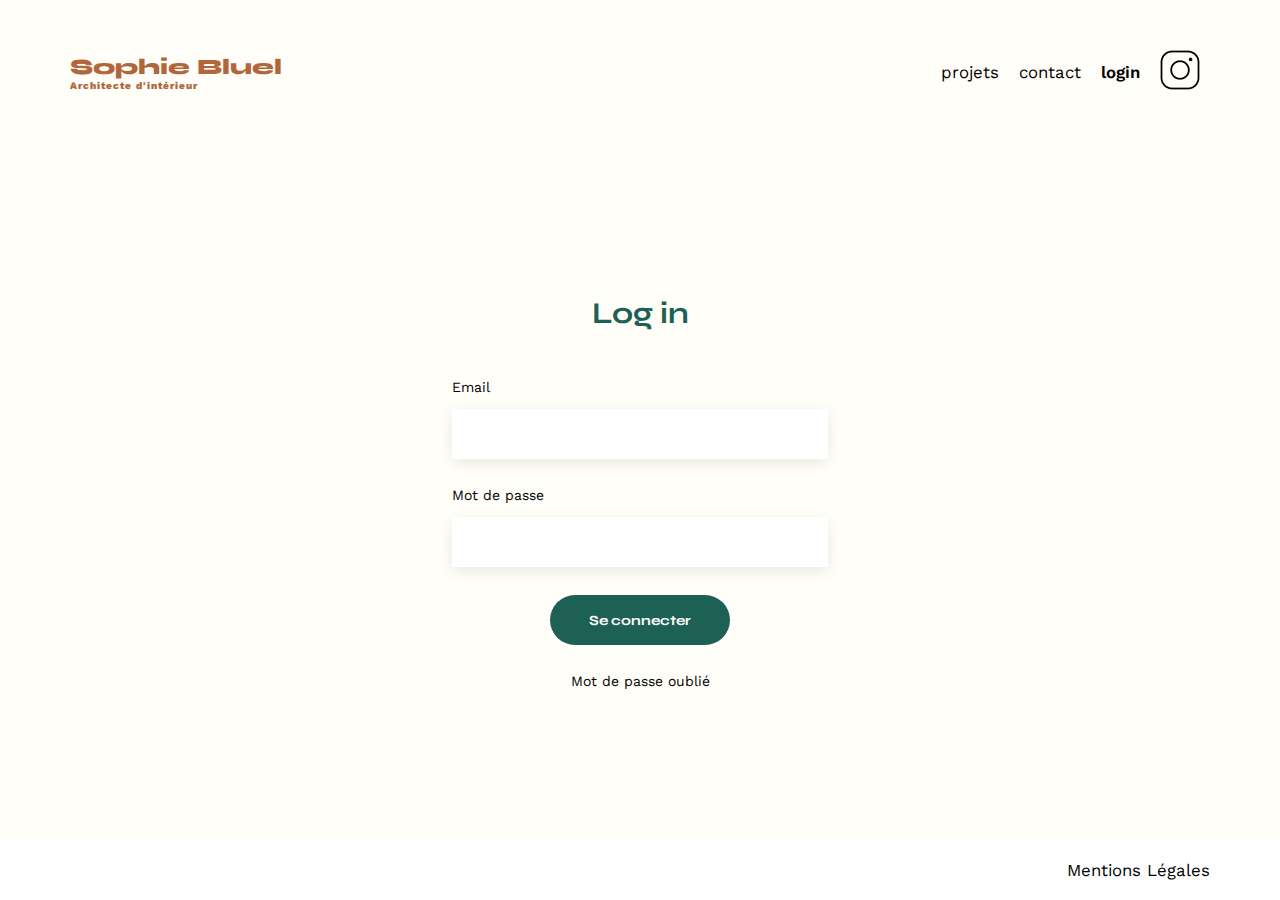
<file: FrontEnd/login.html>
<!DOCTYPE html>
<html lang="fr">

<head>
  <meta charset="UTF-8" />
  <meta name="viewport" content="width=device-width, initial-scale=1.0" />
  <link rel="preconnect" href="https://fonts.googleapis.com" />
  <link rel="preconnect" href="https://fonts.gstatic.com" crossorigin />
  <link href="https://fonts.googleapis.com/css2?family=Syne:wght@700;800&family=Work+Sans&display=swap"
    rel="stylesheet" />
  <link rel="stylesheet" href="./assets/login.css" />
  <script src="./script/login.js" defer></script>
</head>

<body>
  <header>
    <h1>Sophie Bluel <span>Architecte d'intérieur</span></h1>
    <nav>
      <ul>
        <li><a href="index.html#portfolio">projets</a></li>
        <li><a href="index.html#contact">contact</a></li>
        <li class="active">login</li>
        <li><img src="./assets/icons/instagram.png" alt="Instagram" /></li>
      </ul>
    </nav>
  </header>
  <main>
    <section class="login">
      <h2>Log in</h2>
      <p class="error"></p>
      <form action="submit">
        <label for="email">Email</label>
        <input type="email" id="email" />
        <label for="password">Mot de passe</label>
        <input type="password" id="password" />
        <button>Se connecter</button>
        <p>Mot de passe oublié</p>
      </form>
    </section>
  </main>
  <footer>
    <nav>
      <ul>
        <li>Mentions Légales</li>
      </ul>
    </nav>
  </footer>
</body>

</html>
</file>
<file: FrontEnd/assets/login.css>
* {
  margin: 0;
  padding: 0;
  border: 0;
  font-size: 100%;
  font: inherit;
  vertical-align: baseline;
}

:root {
  --headerHeight: 144px;
  --footerHeight: 60px;
  --mainHeight: calc(100vh - var(--headerHeight) - var(--footerHeight));
}

body {
  max-width: 1440px;
  min-height: 650px;
  font-family: "Work Sans";
  font-size: 14px;
  background-color: #fffef8;
  display: flex;
  flex-direction: column;
}

header {
  width: 1140px;
  height: var(--headerHeight);
  display: flex;
  justify-content: space-between;
  align-self: center;
  align-items: center;
}

h1 {
  display: flex;
  flex-direction: column;
  font-family: "Syne";
  font-size: 22px;
  font-weight: 800;
  color: #b1663c;
}

h1 span {
  font-family: "Work Sans";
  font-size: 10px;
  letter-spacing: 0.1em;
}

nav ul {
  display: flex;
  align-items: center;
  list-style-type: none;
}

nav li {
  padding: 0 10px;
  font-size: 1.2em;
}

nav ul li a {
  text-decoration: none; 
  color: inherit; 
}
.active {
  font-weight: 600
}
li:hover {
  color: #b1663c;
}

main {
  width: 1140px;
  min-height: var(--mainHeight);
  display: flex;
  justify-content: space-between;
  align-items: center;
  flex-direction: column;
  align-self: center;
}

form {
  display: flex;
  flex-direction: column;
}

form button:hover {
 background-color: #0E2F28;
 color: white;
}

h2 {
  font-family: "Syne";
  font-weight: 700;
  text-align: center;
  font-size: 30px;
  color: #1d6154;
  margin-bottom: 20px;
}

p {
  text-align: center;
}

label {
  margin-top: 20px;
  text-align: left;
}

.login {
  width: 33%;
  margin: auto;
}

.login input {
  height: 50px;
  font-size: 1.2em;
  border: none;
  box-shadow: 0px 4px 14px rgba(0, 0, 0, 0.09);
}

.login label {
  margin: 2em 0 1em 0;
}

button {
  font-family: "Syne";
  font-weight: 700;
  color: white;
  background-color: #1d6154;
  margin: 2em auto;
  width: 180px;
  height: 50px;
  text-align: center;
  border-radius: 60px;
}

.error {
  color: red;
}

footer {
  position: fixed;
  bottom: 0;
  width: 100%;
  height: var(--footerHeight);
  background-color: white;
}

footer nav {
  display: flex;
  justify-content: flex-end;
  align-items: center;
  height: 100%;
}

footer nav ul {
  list-style-type: none;
  margin-right: 50px;
}

footer nav ul li {
  padding: 20px;
}
</file>
